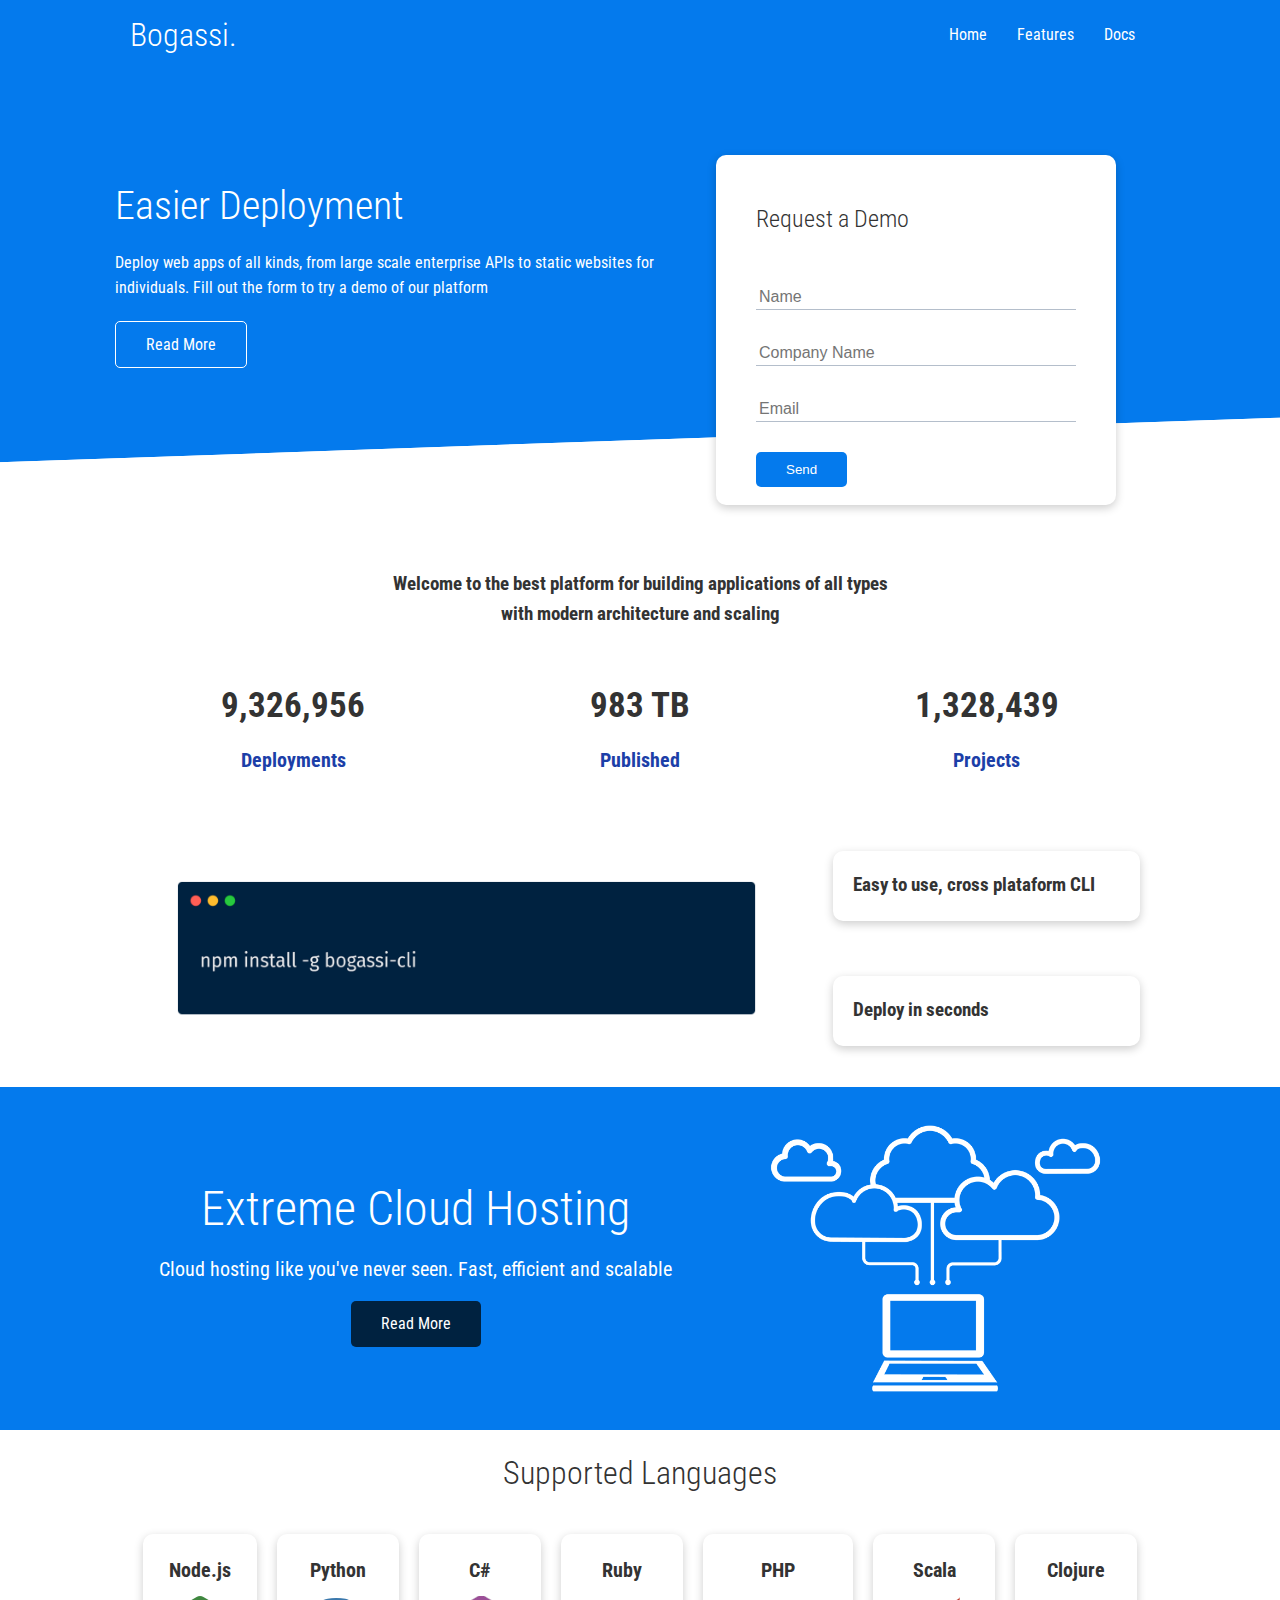
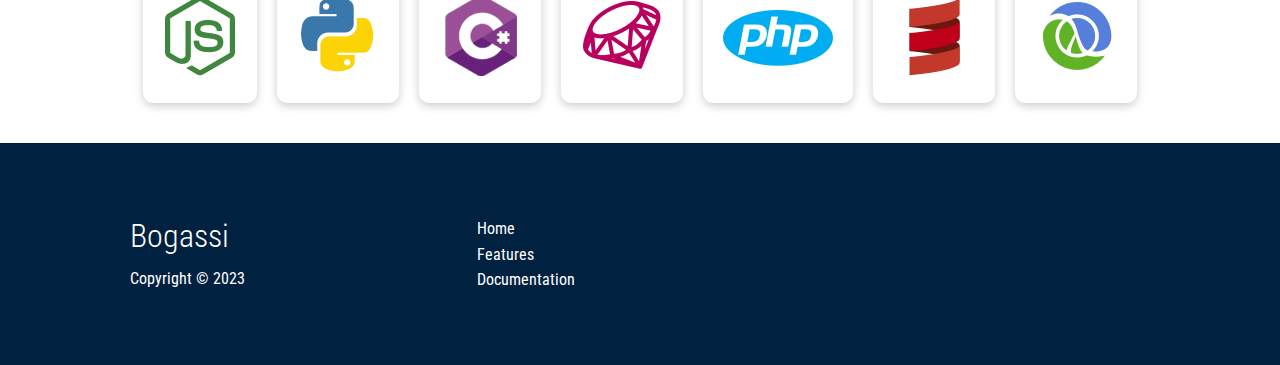
<file: index.html>
<!DOCTYPE html>
<html lang="en">
  <head>
    <meta charset="UTF-8" />
    <meta http-equiv="X-UA-Compatible" content="IE=edge" />
    <meta name="viewport" content="width=device-width, initial-scale=1.0" />
    <link rel="stylesheet" href="css/style.css" />
    <link
      rel="stylesheet"
      href="https://cdnjs.cloudflare.com/ajax/libs/font-awesome/6.3.0/css/all.min.css"
      integrity="sha512-SzlrxWUlpfuzQ+pcUCosxcglQRNAq/DZjVsC0lE40xsADsfeQoEypE+enwcOiGjk/bSuGGKHEyjSoQ1zVisanQ=="
      crossorigin="anonymous"
      referrerpolicy="no-referrer"
    />
    <title>Bogassi | Cloud Hosting</title>
  </head>
  <body>
    <!-- NavBar -->
    <div class="navbar">
      <div class="container flex">
        <h1 class="logo">Bogassi.</h1>
        <nav>
          <ul>
            <li><a href="index.html">Home</a></li>
            <li><a href="features.html">Features</a></li>
            <li><a href="docs.html">Docs</a></li>
          </ul>
        </nav>
      </div>
    </div>

    <!-- Showcase -->
    <section class="showcase">
      <div class="container grid">
        <div class="showcase-text">
          <h1>Easier Deployment</h1>
          <p>
            Deploy web apps of all kinds, from large scale enterprise APIs to
            static websites for individuals. Fill out the form to try a demo of
            our platform
          </p>
          <a href="features.html" class="btn btn-outline">Read More</a>
        </div>
        <div class="showcase-form card">
          <h2>Request a Demo</h2>
          <form
            name="contact"
            method="POST"
            netlify-honeypot="bot-field"
            data-netlify="true"
          >
            <input type="hidden" name="form-name" value="contact" />
            <p class="hidden">
              <label>
                Don’t fill this out if you’re human: <input name="bot-field" />
              </label>
            </p>
            <div class="form-control">
              <input type="text" name="name" placeholder="Name" required />
            </div>
            <div class="form-control">
              <input
                type="text"
                name="company"
                placeholder="Company Name"
                required
              />
            </div>
            <div class="form-control">
              <input type="text" name="email" placeholder="Email" required />
            </div>
            <input type="submit" value="Send" class="btn btn-primary" />
          </form>
        </div>
      </div>
    </section>

    <!-- Stats -->
    <section class="stats">
      <div class="container">
        <h3 class="stats-heading text-center my-1">
          Welcome to the best platform for building applications of all types
          with modern architecture and scaling
        </h3>
        <div class="grid grid-3 text-center my-4">
          <div>
            <i class="fas fa-server fa-3x"></i>
            <h3>9,326,956</h3>
            <p class="text-secondary">Deployments</p>
          </div>
          <div>
            <i class="fas fa-upload fa-3x"></i>
            <h3>983 TB</h3>
            <p class="text-secondary">Published</p>
          </div>
          <div>
            <i class="fas fa-project-diagram fa-3x"></i>
            <h3>1,328,439</h3>
            <p class="text-secondary">Projects</p>
          </div>
        </div>
      </div>
    </section>

    <!-- Cli -->
    <section class="cli">
      <div class="container grid">
        <img src="/images/cli.png" alt="" />
        <div class="card">
          <h3>Easy to use, cross plataform CLI</h3>
        </div>
        <div class="card">
          <h3>Deploy in seconds</h3>
        </div>
      </div>
    </section>

    <!-- Cloud -->
    <section class="cloud bg-primary my-2 py-2">
      <div class="container grid">
        <div class="text-center">
          <h2 class="lg">Extreme Cloud Hosting</h2>
          <p class="lead my-1">
            Cloud hosting like you've never seen. Fast, efficient and scalable
          </p>
          <a href="features.html" class="btn btn-dark">Read More</a>
        </div>
        <img src="/images/cloud.png" alt="" />
      </div>
    </section>

    <!-- Languages -->
    <section class="languages">
      <h2 class="md text-center my-2">Supported Languages</h2>
      <div class="container flex">
        <div class="card">
          <h4>Node.js</h4>
          <img src="/images/logos/node.png" alt="" />
        </div>
        <div class="card">
          <h4>Python</h4>
          <img src="/images/logos/python.png" alt="" />
        </div>
        <div class="card">
          <h4>C#</h4>
          <img src="/images/logos/csharp.png" alt="" />
        </div>
        <div class="card">
          <h4>Ruby</h4>
          <img src="/images/logos/ruby.png" alt="" />
        </div>
        <div class="card">
          <h4>PHP</h4>
          <img src="/images/logos/php.png" alt="" />
        </div>
        <div class="card">
          <h4>Scala</h4>
          <img src="/images/logos/scala.png" alt="" />
        </div>
        <div class="card">
          <h4>Clojure</h4>
          <img src="/images/logos/clojure.png" alt="" />
        </div>
      </div>
    </section>

    <!-- Footer -->
    <footer class="footer bg-dark py-5">
      <div class="container grid grid-3">
        <div>
          <h1>Bogassi</h1>
          <p>Copyright &copy; 2023</p>
        </div>
        <nav>
          <ul>
            <li><a href="index.html">Home</a></li>
            <li><a href="features.html">Features</a></li>
            <li><a href="docs.html">Documentation</a></li>
          </ul>
        </nav>
        <div class="social">
          <a href="https://github.com/pedroacbg" target="_blank"
            ><i class="fab fa-github fa-2x"></i
          ></a>
          <a href="#"><i class="fab fa-instagram fa-2x"></i></a>
          <a href="#"><i class="fab fa-twitter fa-2x"></i></a>
          <a href="#"><i class="fab fa-facebook fa-2x"></i></a>
        </div>
      </div>
    </footer>
  </body>
</html>
</file>
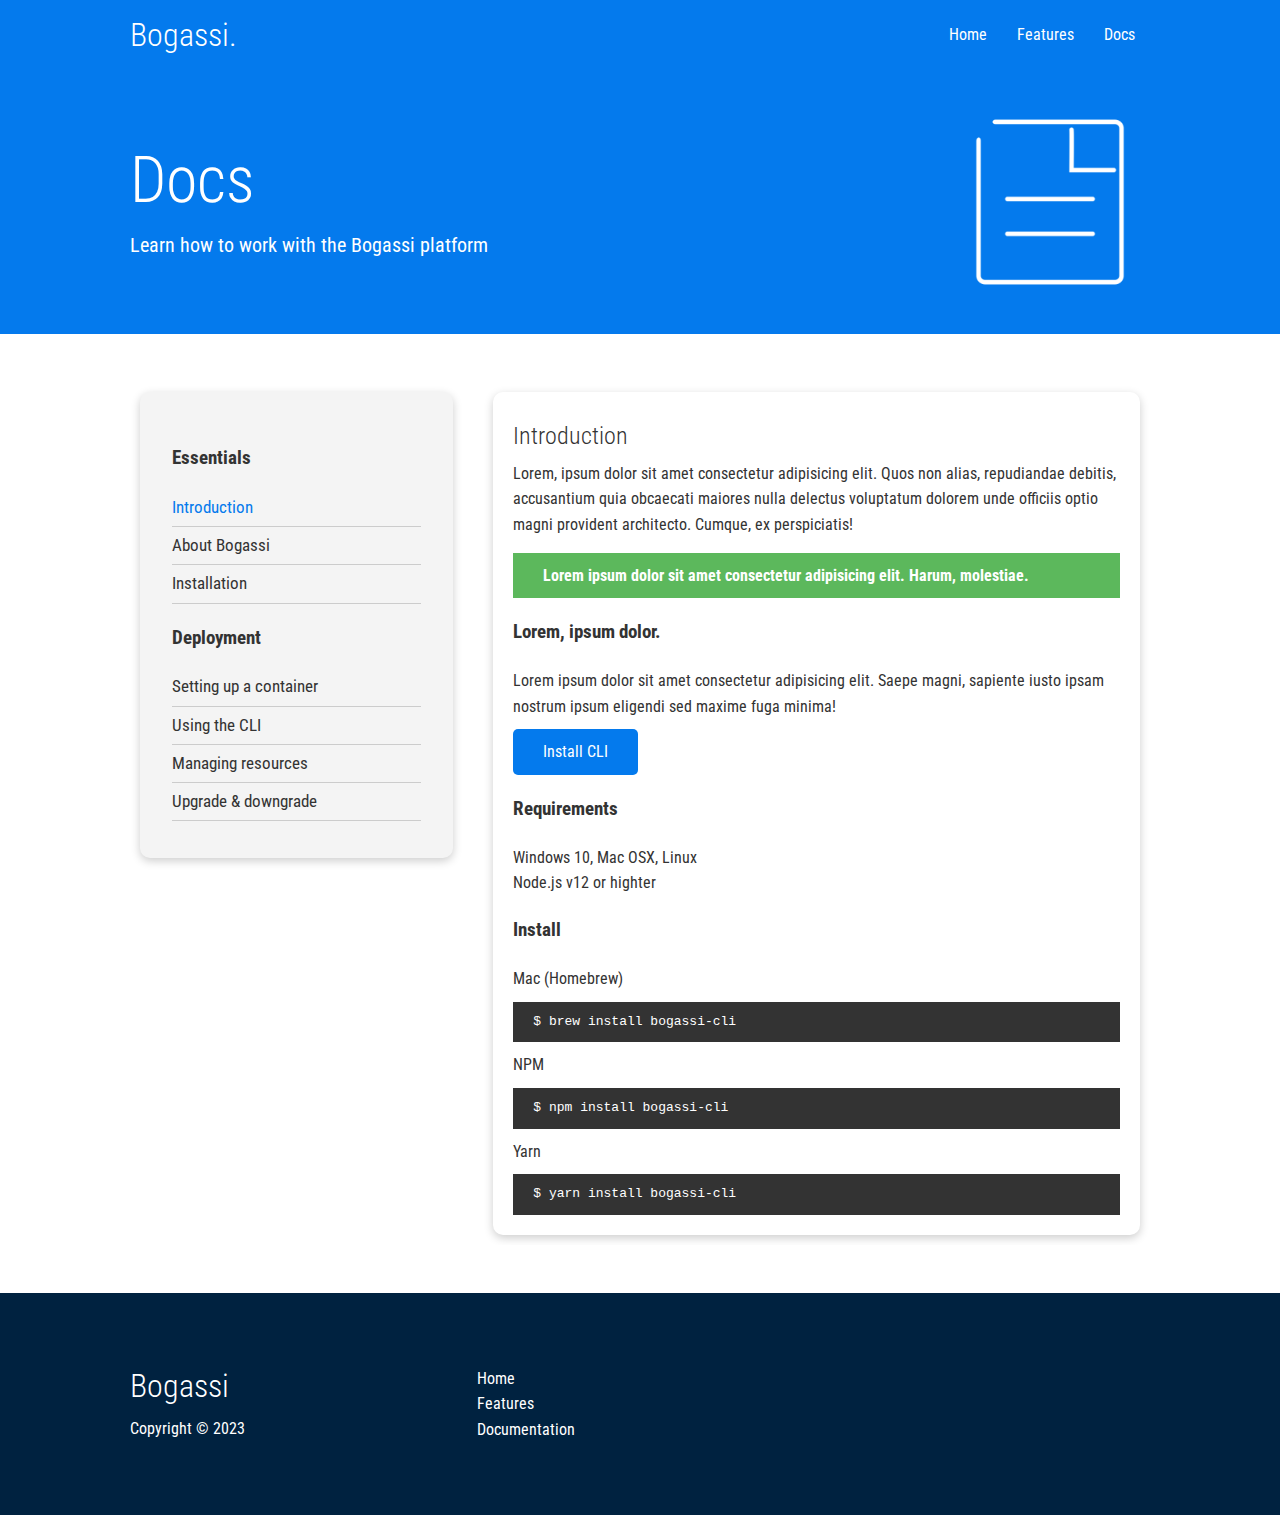
<file: docs.html>
<!DOCTYPE html>
<html lang="en">
  <head>
    <meta charset="UTF-8" />
    <meta http-equiv="X-UA-Compatible" content="IE=edge" />
    <meta name="viewport" content="width=device-width, initial-scale=1.0" />
    <link rel="stylesheet" href="css/style.css" />
    <link
      rel="stylesheet"
      href="https://cdnjs.cloudflare.com/ajax/libs/font-awesome/6.3.0/css/all.min.css"
      integrity="sha512-SzlrxWUlpfuzQ+pcUCosxcglQRNAq/DZjVsC0lE40xsADsfeQoEypE+enwcOiGjk/bSuGGKHEyjSoQ1zVisanQ=="
      crossorigin="anonymous"
      referrerpolicy="no-referrer"
    />
    <title>Bogassi | Cloud Hosting</title>
  </head>
  <body>
    <!-- NavBar -->
    <div class="navbar">
      <div class="container flex">
        <h1 class="logo">Bogassi.</h1>
        <nav>
          <ul>
            <li><a href="index.html">Home</a></li>
            <li><a href="features.html">Features</a></li>
            <li><a href="docs.html">Docs</a></li>
          </ul>
        </nav>
      </div>
    </div>

    <!-- Head -->
    <section class="docs-head bg-primary py-3">
      <div class="container grid">
        <div>
          <h1 class="xl">Docs</h1>
          <p class="lead">Learn how to work with the Bogassi platform</p>
        </div>
        <img src="/images/docs.png" alt="" />
      </div>
    </section>

    <!-- Docs main -->
    <section class="docs-main my-4">
      <div class="container grid">
        <div class="card bg-light p-3">
          <h3 class="my-2">Essentials</h3>
          <nav>
            <ul>
              <li><a class="text-primary" href="#">Introduction</a></li>
              <li><a href="#">About Bogassi</a></li>
              <li><a href="#">Installation</a></li>
            </ul>
          </nav>
          <h3 class="my-2">Deployment</h3>
          <nav>
            <ul>
              <li><a href="#">Setting up a container</a></li>
              <li><a href="#">Using the CLI</a></li>
              <li><a href="#">Managing resources</a></li>
              <li><a href="#">Upgrade & downgrade</a></li>
            </ul>
          </nav>
        </div>
        <div class="card">
          <h2>Introduction</h2>
          <p>
            Lorem, ipsum dolor sit amet consectetur adipisicing elit. Quos non
            alias, repudiandae debitis, accusantium quia obcaecati maiores nulla
            delectus voluptatum dolorem unde officiis optio magni provident
            architecto. Cumque, ex perspiciatis!
          </p>
          <div class="alert alert-success">
            <i class="fas fa-info"></i>Lorem ipsum dolor sit amet consectetur
            adipisicing elit. Harum, molestiae.
          </div>
          <h3>Lorem, ipsum dolor.</h3>
          <p>
            Lorem ipsum dolor sit amet consectetur adipisicing elit. Saepe
            magni, sapiente iusto ipsam nostrum ipsum eligendi sed maxime fuga
            minima!
          </p>
          <a href="#" class="btn btn-primary">Install CLI</a>
          <h3>Requirements</h3>
          <ul>
            <li>Windows 10, Mac OSX, Linux</li>
            <li>Node.js v12 or highter</li>
          </ul>
          <h3>Install</h3>
          <p>Mac (Homebrew)</p>
          <pre><code>$ brew install bogassi-cli</code></pre>
          <p>NPM</p>
          <pre><code>$ npm install bogassi-cli</code></pre>
          <p>Yarn</p>
          <pre><code>$ yarn install bogassi-cli</code></pre>
        </div>
      </div>
    </section>

    <!-- Footer -->
    <footer class="footer bg-dark py-5">
      <div class="container grid grid-3">
        <div>
          <h1>Bogassi</h1>
          <p>Copyright &copy; 2023</p>
        </div>
        <nav>
          <ul>
            <li><a href="index.html">Home</a></li>
            <li><a href="features.html">Features</a></li>
            <li><a href="docs.html">Documentation</a></li>
          </ul>
        </nav>
        <div class="social">
          <a href="https://github.com/pedroacbg" target="_blank"
            ><i class="fab fa-github fa-2x"></i
          ></a>
          <a href="#"><i class="fab fa-instagram fa-2x"></i></a>
          <a href="#"><i class="fab fa-twitter fa-2x"></i></a>
          <a href="#"><i class="fab fa-facebook fa-2x"></i></a>
        </div>
      </div>
    </footer>
  </body>
</html>
</file>
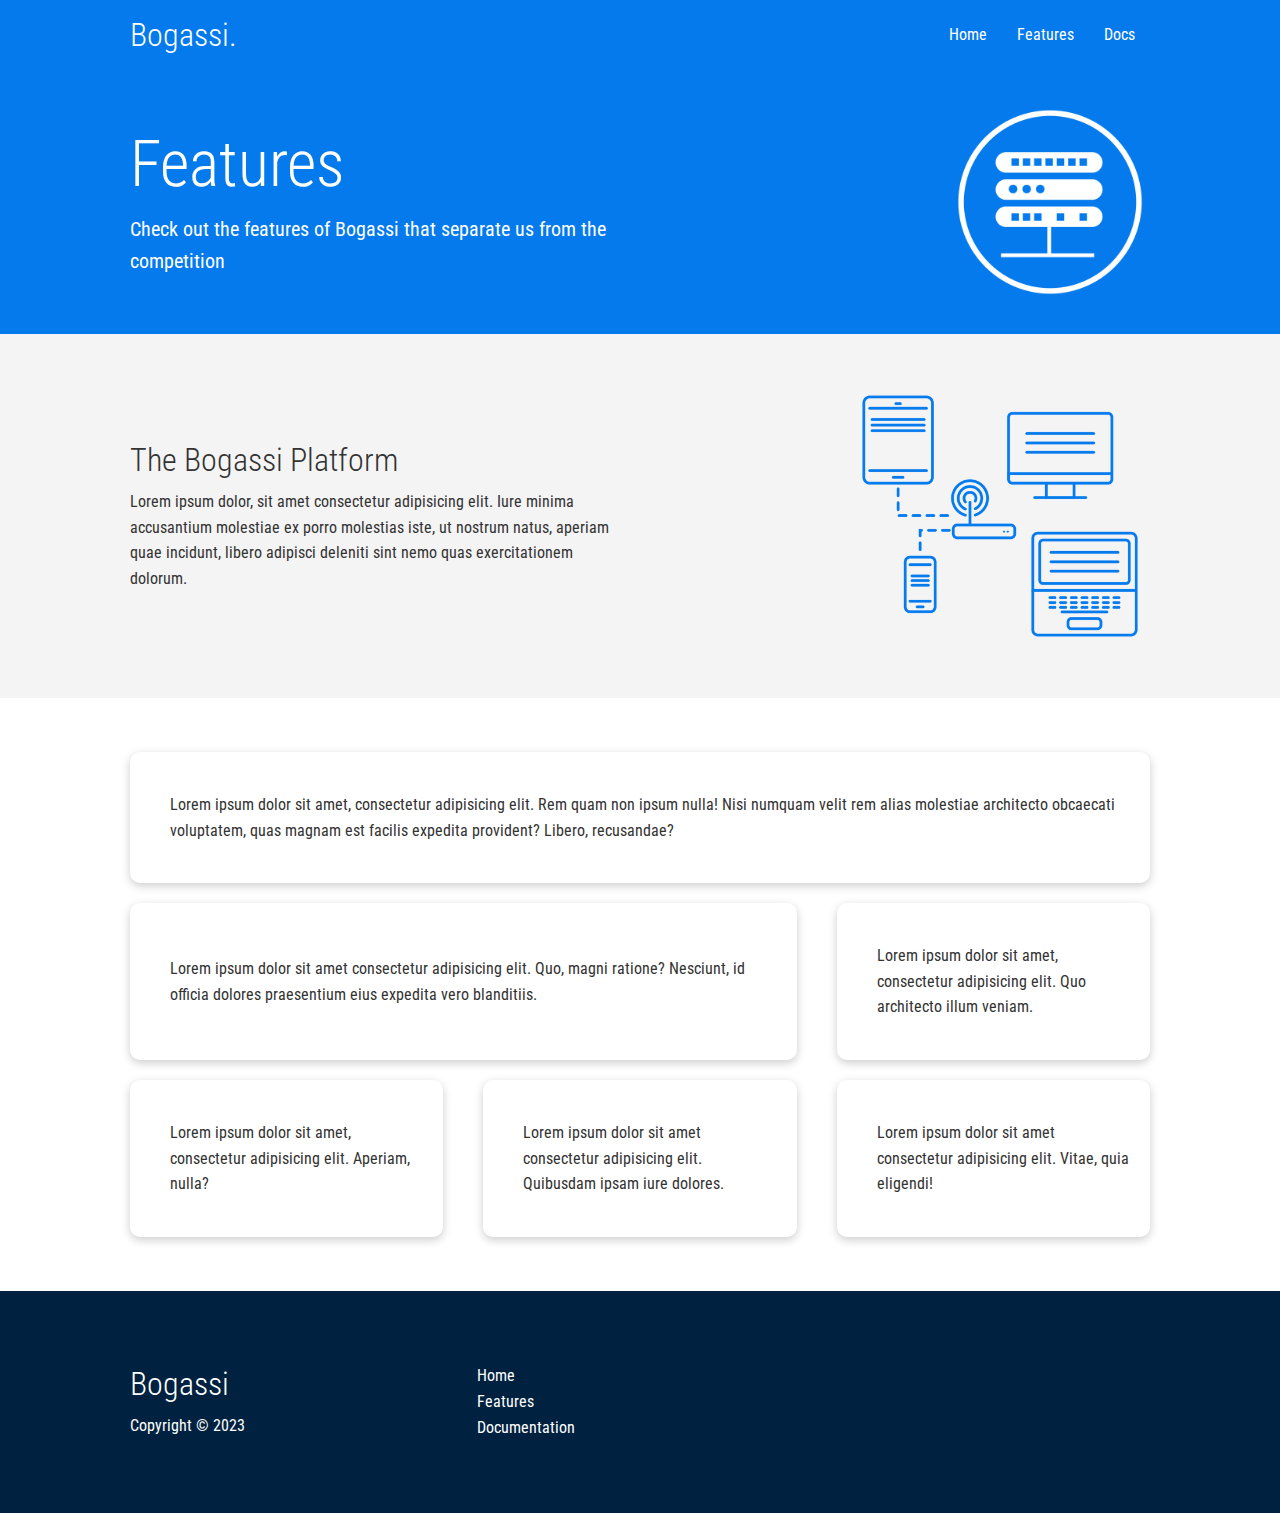
<file: features.html>
<!DOCTYPE html>
<html lang="en">
  <head>
    <meta charset="UTF-8" />
    <meta http-equiv="X-UA-Compatible" content="IE=edge" />
    <meta name="viewport" content="width=device-width, initial-scale=1.0" />
    <link rel="stylesheet" href="css/style.css" />
    <link
      rel="stylesheet"
      href="https://cdnjs.cloudflare.com/ajax/libs/font-awesome/6.3.0/css/all.min.css"
      integrity="sha512-SzlrxWUlpfuzQ+pcUCosxcglQRNAq/DZjVsC0lE40xsADsfeQoEypE+enwcOiGjk/bSuGGKHEyjSoQ1zVisanQ=="
      crossorigin="anonymous"
      referrerpolicy="no-referrer"
    />
    <title>Bogassi | Cloud Hosting</title>
  </head>
  <body>
    <!-- NavBar -->
    <div class="navbar">
      <div class="container flex">
        <h1 class="logo">Bogassi.</h1>
        <nav>
          <ul>
            <li><a href="index.html">Home</a></li>
            <li><a href="features.html">Features</a></li>
            <li><a href="docs.html">Docs</a></li>
          </ul>
        </nav>
      </div>
    </div>

    <!-- Head -->
    <section class="features-head bg-primary py-3">
      <div class="container grid">
        <div>
          <h1 class="xl">Features</h1>
          <p class="lead">
            Check out the features of Bogassi that separate us from the
            competition
          </p>
        </div>
        <img src="/images/server.png" alt="" />
      </div>
    </section>

    <!-- Sub head -->
    <section class="features-sub-head bg-light py-3">
      <div class="container grid">
        <div>
          <h1 class="md">The Bogassi Platform</h1>
          <p>
            Lorem ipsum dolor, sit amet consectetur adipisicing elit. Iure
            minima accusantium molestiae ex porro molestias iste, ut nostrum
            natus, aperiam quae incidunt, libero adipisci deleniti sint nemo
            quas exercitationem dolorum.
          </p>
        </div>
        <img src="/images/server2.png" alt="" />
      </div>
    </section>

    <section class="features-main my-2">
      <div class="container grid grid-3">
        <div class="card flex">
          <i class="fas fa-server fa-3x"></i>
          <p>
            Lorem ipsum dolor sit amet, consectetur adipisicing elit. Rem quam
            non ipsum nulla! Nisi numquam velit rem alias molestiae architecto
            obcaecati voluptatem, quas magnam est facilis expedita provident?
            Libero, recusandae?
          </p>
        </div>
        <div class="card flex">
          <i class="fas fa-network-wired fa-3x"></i>
          <p>
            Lorem ipsum dolor sit amet consectetur adipisicing elit. Quo, magni
            ratione? Nesciunt, id officia dolores praesentium eius expedita vero
            blanditiis.
          </p>
        </div>
        <div class="card flex">
          <i class="fas fa-database fa-3x"></i>
          <p>
            Lorem ipsum dolor sit amet, consectetur adipisicing elit. Quo
            architecto illum veniam.
          </p>
        </div>
        <div class="card flex">
          <i class="fas fa-laptop-code fa-3x"></i>
          <p>
            Lorem ipsum dolor sit amet, consectetur adipisicing elit. Aperiam,
            nulla?
          </p>
        </div>
        <div class="card flex">
          <i class="fas fa-upload fa-3x"></i>
          <p>
            Lorem ipsum dolor sit amet consectetur adipisicing elit. Quibusdam
            ipsam iure dolores.
          </p>
        </div>
        <div class="card flex">
          <i class="fas fa-power-off fa-3x"></i>
          <p>
            Lorem ipsum dolor sit amet consectetur adipisicing elit. Vitae, quia
            eligendi!
          </p>
        </div>
      </div>
    </section>

    <!-- Footer -->
    <footer class="footer bg-dark py-5">
      <div class="container grid grid-3">
        <div>
          <h1>Bogassi</h1>
          <p>Copyright &copy; 2023</p>
        </div>
        <nav>
          <ul>
            <li><a href="index.html">Home</a></li>
            <li><a href="features.html">Features</a></li>
            <li><a href="docs.html">Documentation</a></li>
          </ul>
        </nav>
        <div class="social">
          <a href="https://github.com/pedroacbg" target="_blank"
            ><i class="fab fa-github fa-2x"></i
          ></a>
          <a href="#"><i class="fab fa-instagram fa-2x"></i></a>
          <a href="#"><i class="fab fa-twitter fa-2x"></i></a>
          <a href="#"><i class="fab fa-facebook fa-2x"></i></a>
        </div>
      </div>
    </footer>
  </body>
</html>
</file>
<file: css/style.css>
@import url("https://fonts.googleapis.com/css2?family=Roboto+Condensed:wght@300&display=swap");
@import url("/css/utils.css");

:root {
  --primary-color: #047aed;
  --secondary-color: #1c3fa8;
  --dark-color: #002240;
  --light-color: #f4f4f4;
  --success-color: #5cb85c;
  --error-color: #d9534f;
}

* {
  box-sizing: border-box;
  padding: 0;
  margin: 0;
}

body {
  font-family: "Roboto Condensed", sans-serif;
  color: #333;
  line-height: 1.6;
}

ul {
  list-style-type: none;
}

a {
  text-decoration: none;
  color: #333;
}

h1,
h2 {
  font-weight: 300;
  line-height: 1.2;
  margin: 10px 0;
}

p {
  margin: 10px 0;
}

img {
  width: 100%;
}

code,
pre {
  background: #333;
  color: #fff;
  padding: 10px;
}

.hidden {
  visibility: hidden;
  height: 0;
}

/* Navbar */
.navbar {
  background-color: var(--primary-color);
  color: #fff;
  height: 70px;
}

.navbar ul {
  display: flex;
}

.navbar a {
  color: #fff;
  padding: 10px;
  margin: 0 5px;
}

.navbar a:hover {
  border-bottom: 2px solid #fff;
}

.navbar .flex {
  justify-content: space-between;
}

/* Showcase */
.showcase {
  height: 400px;
  background-color: var(--primary-color);
  color: #fff;
  position: relative;
}

.showcase h1 {
  font-size: 40px;
}

.showcase p {
  margin: 20px 0;
}

.showcase .grid {
  overflow: visible;
  grid-template-columns: 55% 45%;
  gap: 30px;
}

.showcase-text {
  animation: slideInFromLeft 1s ease-in;
}

.showcase-form {
  position: relative;
  top: 60px;
  height: 350px;
  width: 400px;
  padding: 40px;
  z-index: 100;
  justify-content: flex-start;
  animation: slideInFromRight 1s ease-in;
}

.showcase-form .form-control {
  margin: 30px 0;
}

.showcase-form input[type="text"],
.showcase-form input[type="email"] {
  border: 0;
  border-bottom: 1px solid #b4becb;
  width: 100%;
  padding: 3px;
  font-size: 16px;
}

.showcase-form input:focus {
  outline: none;
}

.showcase::before,
.showcase::after {
  content: "";
  position: absolute;
  height: 100px;
  bottom: -70px;
  right: 0;
  left: 0;
  background: #fff;
  transform: skewY(-2deg);
  -webkit-transform: skewY(-2deg);
  -moz-transform: skewY(-2deg);
  -ms-transform: skewY(-2deg);
}

/* Stats */
.stats {
  padding-top: 100px;
  animation: slideInFromBottom 1s ease-in;
}

.stats-heading {
  max-width: 500px;
  margin: auto;
}

.stats .grid h3 {
  font-size: 35px;
}

.stats .grid p {
  font-size: 20px;
  font-weight: bold;
}

/* CLI */
.cli .grid {
  grid-template-columns: repeat(3, 1fr);
  grid-template-rows: repeat(2, 1fr);
}

.cli .grid > *:first-child {
  grid-column: 1 / span 2;
  grid-row: 1 / span 2;
}

/* Cloud */
.cloud .grid {
  grid-template-columns: 4fr 3fr;
}

/* Languages */
.languages .flex {
  flex-wrap: wrap;
}

.languages .card {
  text-align: center;
  margin: 18px 10px 40px;
  transition: transform 0.2s ease-in;
}

.languages .card h4 {
  font-size: 20px;
  margin-bottom: 10px;
}

.languages .card:hover {
  transform: translateY(-15px);
}

/* Features */
.features-head img,
.docs-head img {
  width: 200px;
  justify-self: flex-end;
}

.features-sub-head img {
  width: 300px;
  justify-self: flex-end;
}

.features-main .card > i {
  margin-right: 20px;
}

.features-main .grid {
  padding: 30px;
}

.features-main .grid > *:first-child {
  grid-column: 1 / span 3;
}

.features-main .grid > *:nth-child(2) {
  grid-column: 1 / span 2;
}

/* Docs */
.docs-main h3 {
  margin: 20px 0;
}

.docs-main .grid {
  grid-template-columns: 1fr 2fr;
  align-items: flex-start;
}

.docs-main nav li {
  font-size: 17px;
  padding-bottom: 5px;
  margin-bottom: 5px;
  border-bottom: 1px solid #ccc;
}

.docs-main a:hover {
  font-weight: bold;
}

/* Footer */
.footer .social a {
  margin: 0 10px;
}

/* Animations */
@keyframes slideInFromLeft {
  0% {
    transform: translateX(-100%);
  }
  100% {
    transform: translateX(0);
  }
}

@keyframes slideInFromRight {
  0% {
    transform: translateX(100%);
  }
  100% {
    transform: translateX(0);
  }
}

@keyframes slideInFromTop {
  0% {
    transform: translateY(-100%);
  }
  100% {
    transform: translateY(0);
  }
}
@keyframes slideInFromBottom {
  0% {
    transform: translateY(100%);
  }
  100% {
    transform: translateY(0);
  }
}

/* Tablets & Under */
@media (max-width: 768px) {
  .grid,
  .showcase .grid,
  .stats .grid,
  .cli .grid,
  .cloud .grid,
  .features-main .grid,
  .docs-main .grid {
    grid-template-columns: 1fr;
    grid-template-rows: 1fr;
  }

  .showcase {
    height: auto;
  }

  .showcase-text {
    text-align: center;
    margin-top: 40px;
  }

  .showcase-form {
    justify-self: center;
    margin: auto;
    animation: slideInFromBottom 1s ease-in;
  }

  .cli .grid > *:first-child {
    grid-column: 1;
    grid-row: 1;
  }

  .features-head,
  .features-sub-head,
  .docs-head {
    text-align: center;
  }
  .features-head img,
  .features-sub-head img,
  .docs-head img {
    justify-self: center;
  }

  .features-main .grid > *:first-child,
  .features-main .grid > *:nth-child(2) {
    grid-column: 1;
  }
}

/* Mobile */
@media (max-width: 500px) {
  .navbar {
    height: 110px;
  }

  .navbar .flex {
    flex-direction: column;
  }

  .navbar ul {
    padding: 10px;
    background-color: rgba(0, 0, 0, 0.1);
  }
}
</file>
